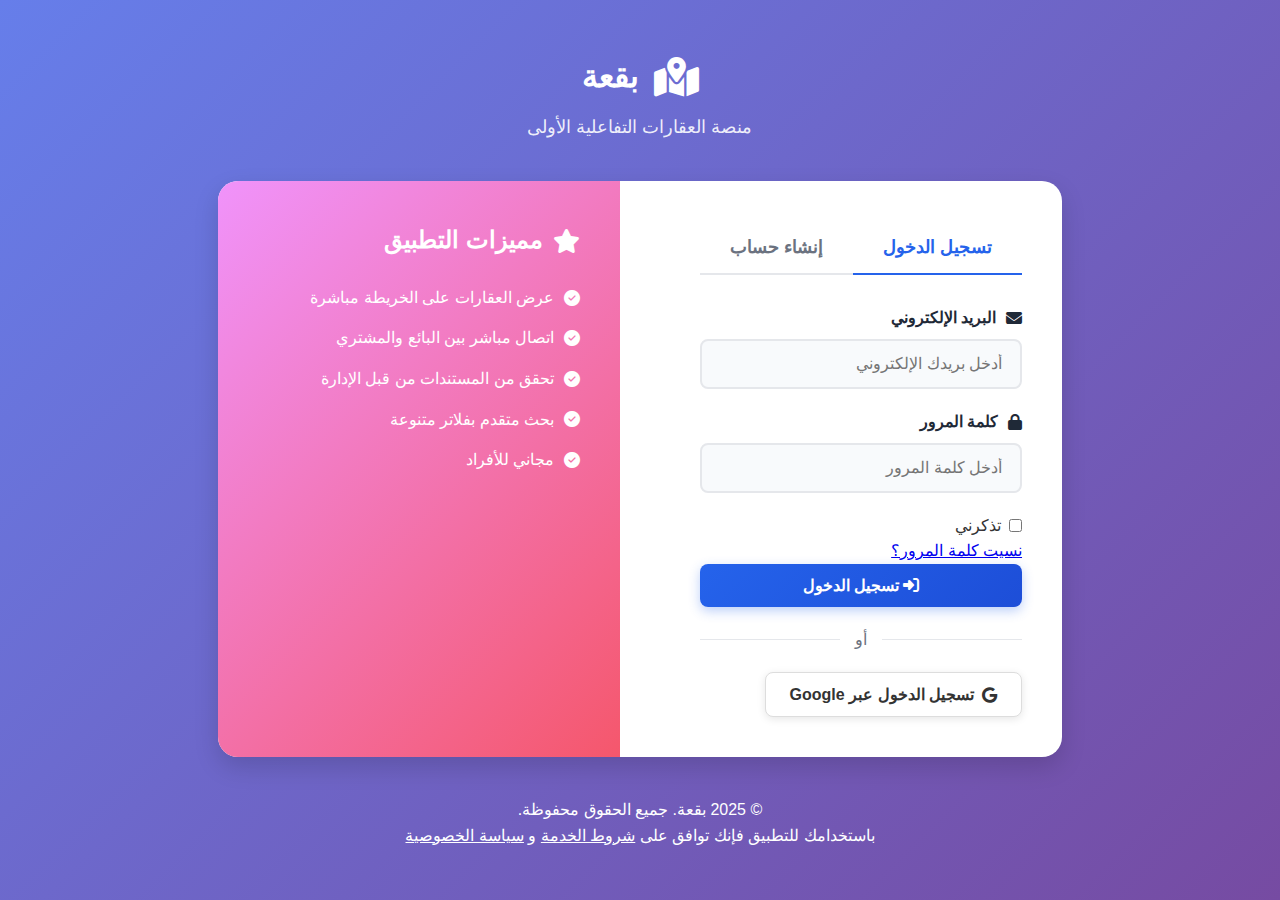
<file: index.html>
<!DOCTYPE html>
<html lang="ar" dir="rtl">
<head>
    <meta charset="UTF-8">
    <meta name="viewport" content="width=device-width, initial-scale=1.0">
    <title>بقعة - تسجيل الدخول</title>
    <link rel="stylesheet" href="css/style.css">
    <link rel="stylesheet" href="https://cdnjs.cloudflare.com/ajax/libs/font-awesome/6.4.0/css/all.min.css">
</head>
<body class="auth-page">
    <div class="container">
        <header class="app-header">
            <div class="logo">
                <i class="fas fa-map-marked-alt"></i>
                <h1>بقعة</h1>
            </div>
            <p class="tagline">منصة العقارات التفاعلية الأولى</p>
        </header>

        <main class="auth-container">
            <div class="auth-card">
                <div class="auth-tabs">
                    <button class="auth-tab active" id="login-tab">تسجيل الدخول</button>
                    <button class="auth-tab" id="register-tab">إنشاء حساب</button>
                </div>

                <div class="auth-forms">
                    <!-- نموذج تسجيل الدخول -->
                    <form id="login-form" class="auth-form active">
                        <div class="form-group">
                            <label for="login-email"><i class="fas fa-envelope"></i> البريد الإلكتروني</label>
                            <input type="email" id="login-email" placeholder="أدخل بريدك الإلكتروني" required>
                        </div>
                        
                        <div class="form-group">
                            <label for="login-password"><i class="fas fa-lock"></i> كلمة المرور</label>
                            <input type="password" id="login-password" placeholder="أدخل كلمة المرور" required>
                        </div>

                        <div class="form-options">
                            <label class="checkbox-label">
                                <input type="checkbox" id="remember-me">
                                <span>تذكرني</span>
                            </label>
                            <a href="#" class="forgot-password">نسيت كلمة المرور؟</a>
                        </div>

                        <button type="submit" class="btn btn-primary btn-block">
                            <i class="fas fa-sign-in-alt"></i> تسجيل الدخول
                        </button>

                        <div class="divider">
                            <span>أو</span>
                        </div>

                        <div class="social-login">
                            <button type="button" class="btn btn-social btn-google">
                                <i class="fab fa-google"></i> تسجيل الدخول عبر Google
                            </button>
                        </div>
                    </form>

                    <!-- نموذج إنشاء حساب -->
                    <form id="register-form" class="auth-form">
                        <div class="form-group">
                            <label for="register-name"><i class="fas fa-user"></i> الاسم الكامل</label>
                            <input type="text" id="register-name" placeholder="أدخل اسمك الكامل" required>
                        </div>

                        <div class="form-group">
                            <label for="register-email"><i class="fas fa-envelope"></i> البريد الإلكتروني</label>
                            <input type="email" id="register-email" placeholder="أدخل بريدك الإلكتروني" required>
                        </div>
                        
                        <div class="form-group">
                            <label for="register-phone"><i class="fas fa-phone"></i> رقم الهاتف</label>
                            <input type="tel" id="register-phone" placeholder="أدخل رقم هاتفك" required>
                        </div>

                        <div class="form-group">
                            <label for="register-password"><i class="fas fa-lock"></i> كلمة المرور</label>
                            <input type="password" id="register-password" placeholder="أنشئ كلمة مرور قوية" required>
                        </div>

                        <div class="form-group">
                            <label for="register-confirm-password"><i class="fas fa-lock"></i> تأكيد كلمة المرور</label>
                            <input type="password" id="register-confirm-password" placeholder="أعد إدخال كلمة المرور" required>
                        </div>

                        <div class="form-group">
                            <label class="checkbox-label">
                                <input type="checkbox" id="user-type">
                                <span>أنا مسوق عقاري (حساب احترافي)</span>
                            </label>
                        </div>

                        <button type="submit" class="btn btn-primary btn-block">
                            <i class="fas fa-user-plus"></i> إنشاء حساب
                        </button>
                    </form>
                </div>
            </div>

            <div class="app-features">
                <h2><i class="fas fa-star"></i> مميزات التطبيق</h2>
                <ul>
                    <li><i class="fas fa-check-circle"></i> عرض العقارات على الخريطة مباشرة</li>
                    <li><i class="fas fa-check-circle"></i> اتصال مباشر بين البائع والمشتري</li>
                    <li><i class="fas fa-check-circle"></i> تحقق من المستندات من قبل الإدارة</li>
                    <li><i class="fas fa-check-circle"></i> بحث متقدم بفلاتر متنوعة</li>
                    <li><i class="fas fa-check-circle"></i> مجاني للأفراد</li>
                </ul>
            </div>
        </main>

        <footer class="auth-footer">
            <p>© 2025 بقعة. جميع الحقوق محفوظة.</p>
            <p>باستخدامك للتطبيق فإنك توافق على <a href="#">شروط الخدمة</a> و <a href="#">سياسة الخصوصية</a></p>
        </footer>
    </div>

    <script src="js/app.js"></script>
</body>
</html>
</file>
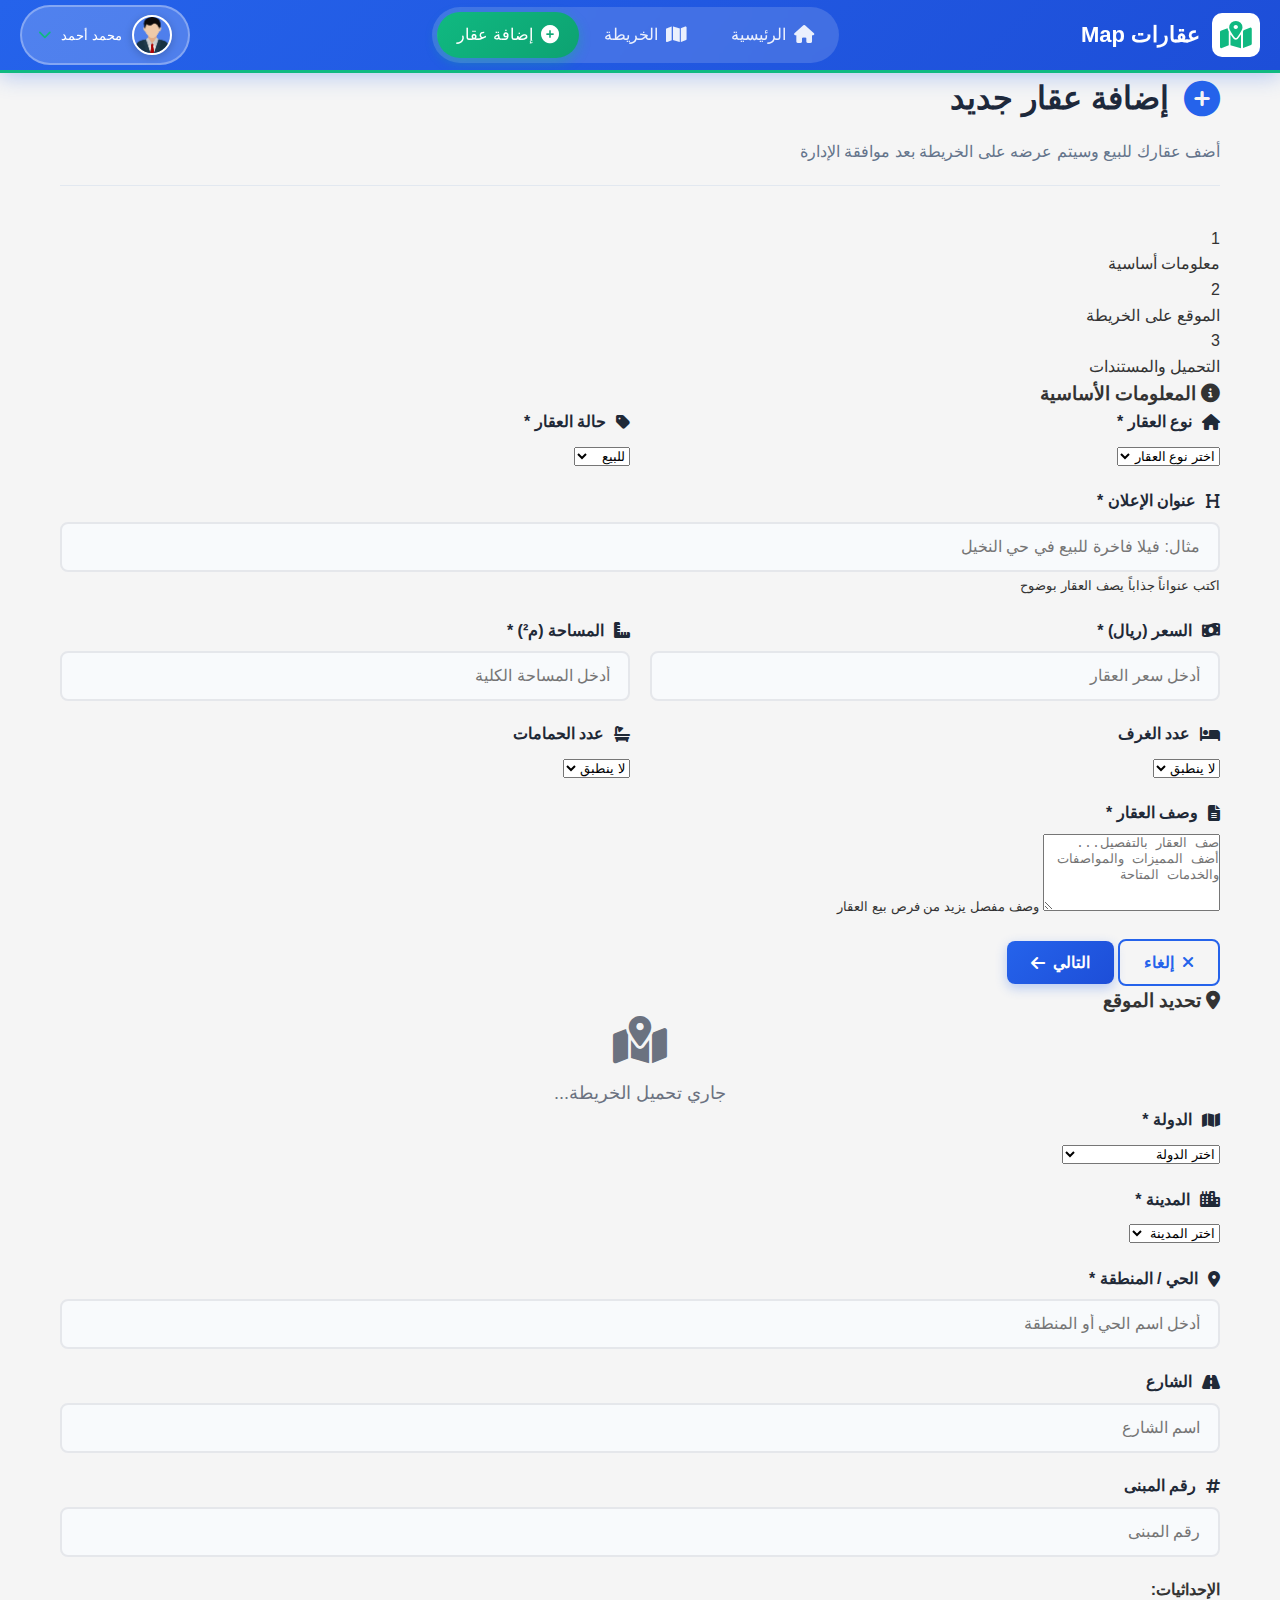
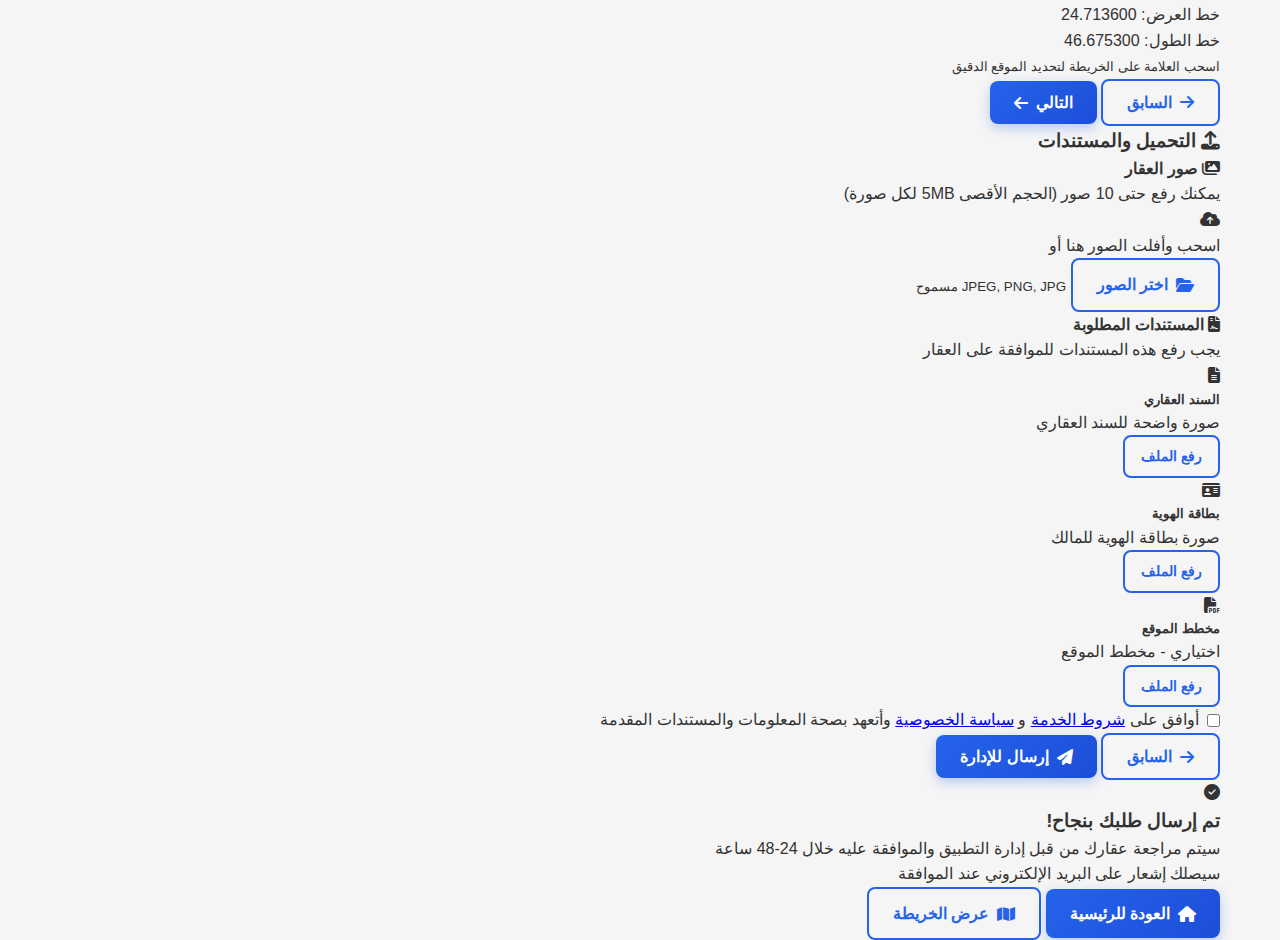
<file: add-property.html>
<!DOCTYPE html>
<html lang="ar" dir="rtl">
<head>
    <meta charset="UTF-8">
    <meta name="viewport" content="width=device-width, initial-scale=1.0">
    <title>عقارات Map - إضافة عقار</title>
    <link rel="stylesheet" href="css/style.css">
    <link rel="stylesheet" href="https://cdnjs.cloudflare.com/ajax/libs/font-awesome/6.4.0/css/all.min.css">
</head>
<body>
    <!-- شريط التنقل -->
    <nav class="navbar">
        <div class="nav-container">
            <div class="nav-logo">
                <a href="dashboard.html">
                    <i class="fas fa-map-marked-alt"></i>
                    <span>عقارات Map</span>
                </a>
            </div>

            <div class="nav-menu">
                <a href="dashboard.html" class="nav-link">
                    <i class="fas fa-home"></i>
                    <span>الرئيسية</span>
                </a>
                <a href="map.html" class="nav-link">
                    <i class="fas fa-map"></i>
                    <span>الخريطة</span>
                </a>
                <a href="add-property.html" class="nav-link active">
                    <i class="fas fa-plus-circle"></i>
                    <span>إضافة عقار</span>
                </a>
            </div>

            <div class="nav-user">
                <div class="user-dropdown">
                    <button class="user-btn">
                        <img src="assets/user-avatar.png" alt="صورة المستخدم" class="user-avatar">
                        <span>محمد أحمد</span>
                        <i class="fas fa-chevron-down"></i>
                    </button>
                    <div class="dropdown-menu">
                        <a href="#"><i class="fas fa-user"></i> الملف الشخصي</a>
                        <a href="dashboard.html"><i class="fas fa-cog"></i> الإعدادات</a>
                        <div class="divider"></div>
                        <a href="index.html"><i class="fas fa-sign-out-alt"></i> تسجيل الخروج</a>
                    </div>
                </div>
            </div>
        </div>
    </nav>

    <div class="add-property-container">
        <div class="container">
            <div class="page-header">
                <h1><i class="fas fa-plus-circle"></i> إضافة عقار جديد</h1>
                <p>أضف عقارك للبيع وسيتم عرضه على الخريطة بعد موافقة الإدارة</p>
            </div>

            <div class="add-property-stepper">
                <div class="stepper">
                    <div class="step active">
                        <div class="step-circle">1</div>
                        <span>معلومات أساسية</span>
                    </div>
                    <div class="step-line"></div>
                    <div class="step">
                        <div class="step-circle">2</div>
                        <span>الموقع على الخريطة</span>
                    </div>
                    <div class="step-line"></div>
                    <div class="step">
                        <div class="step-circle">3</div>
                        <span>التحميل والمستندات</span>
                    </div>
                </div>
            </div>

            <form id="add-property-form-full" class="property-form">
                <!-- الخطوة 1: المعلومات الأساسية -->
                <div class="form-step active" id="step-1">
                    <div class="form-section">
                        <h3><i class="fas fa-info-circle"></i> المعلومات الأساسية</h3>
                        
                        <div class="form-row">
                            <div class="form-group">
                                <label><i class="fas fa-home"></i> نوع العقار *</label>
                                <select id="property-type-full" required>
                                    <option value="">اختر نوع العقار</option>
                                    <option value="apartment">شقة</option>
                                    <option value="villa">فيلا</option>
                                    <option value="land">أرض</option>
                                    <option value="building">عمارة</option>
                                    <option value="office">مكتب</option>
                                    <option value="shop">محل تجاري</option>
                                </select>
                            </div>
                            
                            <div class="form-group">
                                <label><i class="fas fa-tag"></i> حالة العقار *</label>
                                <select id="property-status" required>
                                    <option value="for-sale">للبيع</option>
                                    <option value="for-rent">للإيجار</option>
                                </select>
                            </div>
                        </div>

                        <div class="form-group">
                            <label><i class="fas fa-heading"></i> عنوان الإعلان *</label>
                            <input type="text" id="property-title-full" placeholder="مثال: فيلا فاخرة للبيع في حي النخيل" required>
                            <small>اكتب عنواناً جذاباً يصف العقار بوضوح</small>
                        </div>

                        <div class="form-row">
                            <div class="form-group">
                                <label><i class="fas fa-money-bill-wave"></i> السعر (ريال) *</label>
                                <input type="number" id="property-price-full" placeholder="أدخل سعر العقار" required>
                            </div>
                            
                            <div class="form-group">
                                <label><i class="fas fa-ruler-combined"></i> المساحة (م²) *</label>
                                <input type="number" id="property-area-full" placeholder="أدخل المساحة الكلية" required>
                            </div>
                        </div>

                        <div class="form-row">
                            <div class="form-group">
                                <label><i class="fas fa-bed"></i> عدد الغرف</label>
                                <select id="property-rooms-full">
                                    <option value="0">لا ينطبق</option>
                                    <option value="1">1</option>
                                    <option value="2">2</option>
                                    <option value="3">3</option>
                                    <option value="4">4</option>
                                    <option value="5">5+</option>
                                </select>
                            </div>
                            
                            <div class="form-group">
                                <label><i class="fas fa-bath"></i> عدد الحمامات</label>
                                <select id="property-baths-full">
                                    <option value="0">لا ينطبق</option>
                                    <option value="1">1</option>
                                    <option value="2">2</option>
                                    <option value="3">3</option>
                                    <option value="4">4+</option>
                                </select>
                            </div>
                        </div>

                        <div class="form-group">
                            <label><i class="fas fa-file-alt"></i> وصف العقار *</label>
                            <textarea id="property-description-full" rows="5" placeholder="صف العقار بالتفصيل... أضف المميزات والمواصفات والخدمات المتاحة" required></textarea>
                            <small>وصف مفصل يزيد من فرص بيع العقار</small>
                        </div>
                    </div>

                    <div class="form-actions">
                        <button type="button" class="btn btn-outline" onclick="window.location.href='dashboard.html'">
                            <i class="fas fa-times"></i> إلغاء
                        </button>
                        <button type="button" class="btn btn-primary" onclick="nextStep()">
                            التالي <i class="fas fa-arrow-left"></i>
                        </button>
                    </div>
                </div>

                <!-- الخطوة 2: الموقع -->
                <div class="form-step" id="step-2">
                    <div class="form-section">
                        <h3><i class="fas fa-map-marker-alt"></i> تحديد الموقع</h3>
                        
                        <div class="location-selector">
                            <div class="map-mini" id="mini-map">
                                <div class="map-placeholder">
                                    <i class="fas fa-map-marked-alt"></i>
                                    <p>جاري تحميل الخريطة...</p>
                                </div>
                            </div>
                            
                            <div class="location-details">
                                <div class="form-group">
                                    <label><i class="fas fa-map"></i> الدولة *</label>
                                    <select id="property-country" required>
                                        <option value="">اختر الدولة</option>
                                        <option value="sa">المملكة العربية السعودية</option>
                                        <option value="ae">الإمارات العربية المتحدة</option>
                                        <option value="qa">قطر</option>
                                        <option value="bh">البحرين</option>
                                        <option value="om">عمان</option>
                                        <option value="kw">الكويت</option>
                                    </select>
                                </div>
                                
                                <div class="form-group">
                                    <label><i class="fas fa-city"></i> المدينة *</label>
                                    <select id="property-city" required>
                                        <option value="">اختر المدينة</option>
                                        <option value="riyadh">الرياض</option>
                                        <option value="jeddah">جدة</option>
                                        <option value="dammam">الدمام</option>
                                        <option value="khobar">الخبر</option>
                                        <option value="makkah">مكة المكرمة</option>
                                    </select>
                                </div>
                                
                                <div class="form-group">
                                    <label><i class="fas fa-location-dot"></i> الحي / المنطقة *</label>
                                    <input type="text" id="property-district" placeholder="أدخل اسم الحي أو المنطقة" required>
                                </div>
                                
                                <div class="form-group">
                                    <label><i class="fas fa-road"></i> الشارع</label>
                                    <input type="text" id="property-street" placeholder="اسم الشارع">
                                </div>
                                
                                <div class="form-group">
                                    <label><i class="fas fa-hashtag"></i> رقم المبنى</label>
                                    <input type="text" id="property-building" placeholder="رقم المبنى">
                                </div>
                                
                                <div class="coordinates">
                                    <p><strong>الإحداثيات:</strong></p>
                                    <p>خط العرض: <span id="property-lat-full">24.713600</span></p>
                                    <p>خط الطول: <span id="property-lng-full">46.675300</span></p>
                                    <small>اسحب العلامة على الخريطة لتحديد الموقع الدقيق</small>
                                </div>
                            </div>
                        </div>
                    </div>

                    <div class="form-actions">
                        <button type="button" class="btn btn-outline" onclick="prevStep()">
                            <i class="fas fa-arrow-right"></i> السابق
                        </button>
                        <button type="button" class="btn btn-primary" onclick="nextStep()">
                            التالي <i class="fas fa-arrow-left"></i>
                        </button>
                    </div>
                </div>

                <!-- الخطوة 3: التحميل والمستندات -->
                <div class="form-step" id="step-3">
                    <div class="form-section">
                        <h3><i class="fas fa-upload"></i> التحميل والمستندات</h3>
                        
                        <div class="upload-section">
                            <div class="upload-card">
                                <h4><i class="fas fa-images"></i> صور العقار</h4>
                                <p class="upload-info">يمكنك رفع حتى 10 صور (الحجم الأقصى 5MB لكل صورة)</p>
                                
                                <div class="image-upload-area" id="image-upload-area">
                                    <div class="upload-zone">
                                        <i class="fas fa-cloud-upload-alt"></i>
                                        <p>اسحب وأفلت الصور هنا أو</p>
                                        <label class="btn btn-outline">
                                            <i class="fas fa-folder-open"></i> اختر الصور
                                            <input type="file" id="property-images-full" multiple accept="image/*" style="display: none;">
                                        </label>
                                        <small>JPEG, PNG, JPG مسموح</small>
                                    </div>
                                </div>
                                
                                <div class="image-preview-grid" id="image-preview-full"></div>
                            </div>
                            
                            <div class="upload-card">
                                <h4><i class="fas fa-file-contract"></i> المستندات المطلوبة</h4>
                                <p class="upload-info">يجب رفع هذه المستندات للموافقة على العقار</p>
                                
                                <div class="documents-list">
                                    <div class="document-item required">
                                        <div class="doc-info">
                                            <i class="fas fa-file-alt"></i>
                                            <div>
                                                <h5>السند العقاري</h5>
                                                <p>صورة واضحة للسند العقاري</p>
                                            </div>
                                        </div>
                                        <label class="btn btn-sm btn-outline">
                                            رفع الملف
                                            <input type="file" accept=".pdf,.jpg,.jpeg,.png" style="display: none;">
                                        </label>
                                    </div>
                                    
                                    <div class="document-item required">
                                        <div class="doc-info">
                                            <i class="fas fa-id-card"></i>
                                            <div>
                                                <h5>بطاقة الهوية</h5>
                                                <p>صورة بطاقة الهوية للمالك</p>
                                            </div>
                                        </div>
                                        <label class="btn btn-sm btn-outline">
                                            رفع الملف
                                            <input type="file" accept=".jpg,.jpeg,.png" style="display: none;">
                                        </label>
                                    </div>
                                    
                                    <div class="document-item">
                                        <div class="doc-info">
                                            <i class="fas fa-file-pdf"></i>
                                            <div>
                                                <h5>مخطط الموقع</h5>
                                                <p>اختياري - مخطط الموقع</p>
                                            </div>
                                        </div>
                                        <label class="btn btn-sm btn-outline">
                                            رفع الملف
                                            <input type="file" accept=".pdf" style="display: none;">
                                        </label>
                                    </div>
                                </div>
                            </div>
                        </div>
                        
                        <div class="terms-section">
                            <label class="checkbox-label">
                                <input type="checkbox" id="agree-terms" required>
                                <span>أوافق على <a href="#">شروط الخدمة</a> و <a href="#">سياسة الخصوصية</a> وأتعهد بصحة المعلومات والمستندات المقدمة</span>
                            </label>
                        </div>
                    </div>

                    <div class="form-actions">
                        <button type="button" class="btn btn-outline" onclick="prevStep()">
                            <i class="fas fa-arrow-right"></i> السابق
                        </button>
                        <button type="submit" class="btn btn-primary">
                            <i class="fas fa-paper-plane"></i> إرسال للإدارة
                        </button>
                    </div>
                </div>

                <!-- رسالة النجاح -->
                <div class="success-message" id="success-message">
                    <div class="success-icon">
                        <i class="fas fa-check-circle"></i>
                    </div>
                    <h3>تم إرسال طلبك بنجاح!</h3>
                    <p>سيتم مراجعة عقارك من قبل إدارة التطبيق والموافقة عليه خلال 24-48 ساعة</p>
                    <p>سيصلك إشعار على البريد الإلكتروني عند الموافقة</p>
                    <div class="success-actions">
                        <a href="dashboard.html" class="btn btn-primary">
                            <i class="fas fa-home"></i> العودة للرئيسية
                        </a>
                        <a href="map.html" class="btn btn-outline">
                            <i class="fas fa-map"></i> عرض الخريطة
                        </a>
                    </div>
                </div>
            </form>
        </div>
    </div>

    <script src="js/app.js"></script>
    <script src="js/add-property.js"></script>
</body>
</html>
</file>
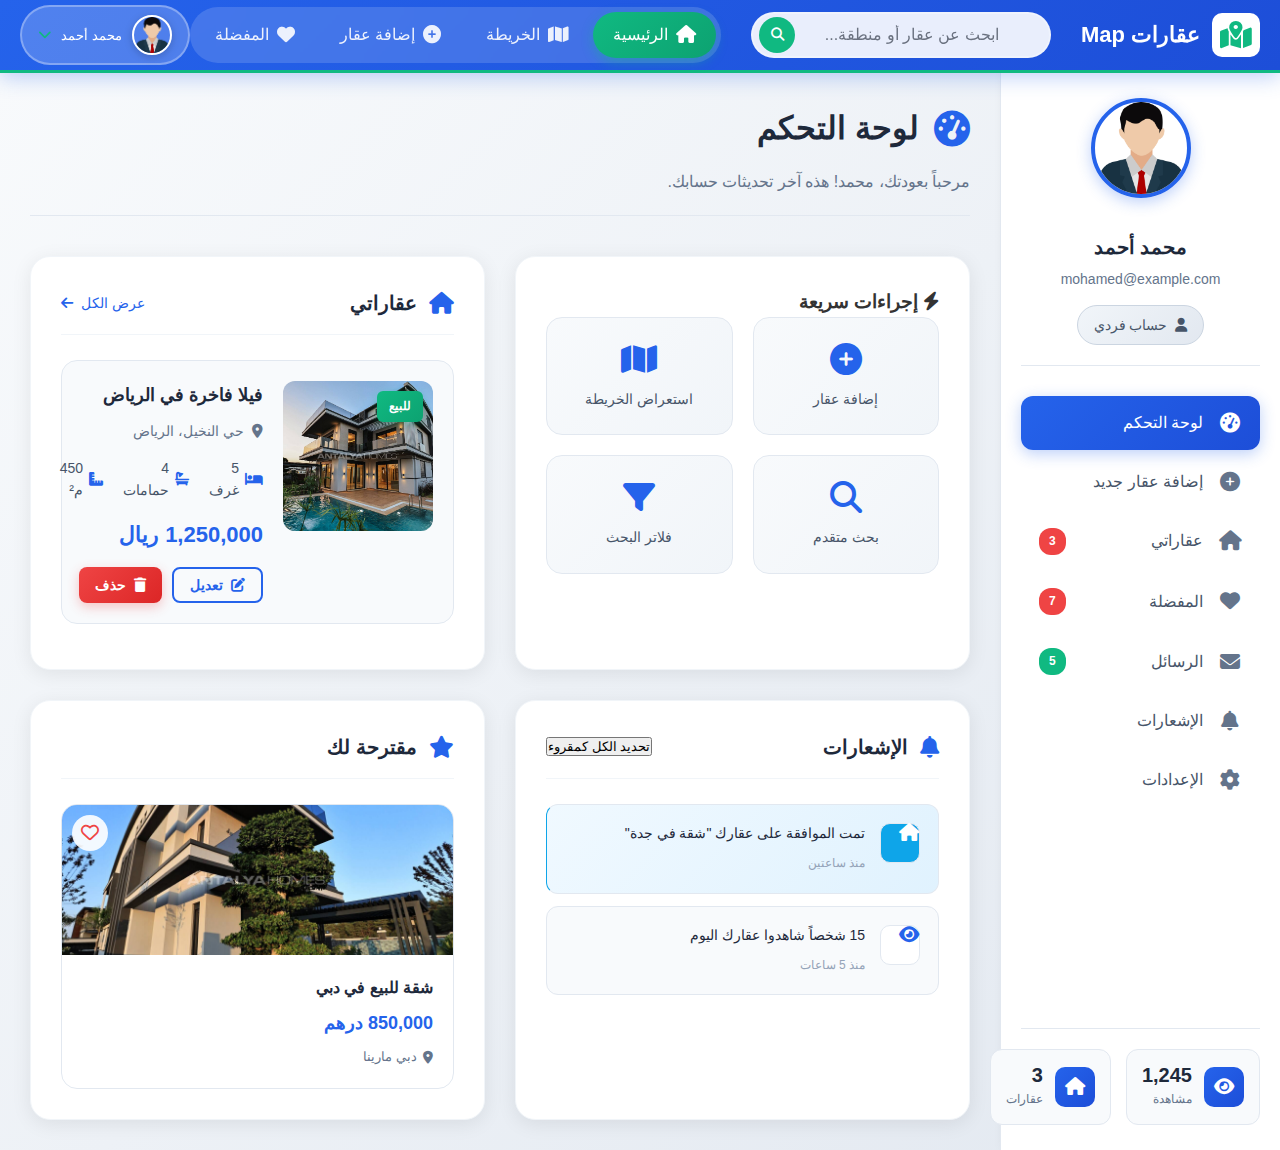
<file: dashboard.html>
<!DOCTYPE html>
<html lang="ar" dir="rtl">
<head>
    <meta charset="UTF-8">
    <meta name="viewport" content="width=device-width, initial-scale=1.0">
    <title>بقعة - لوحة التحكم</title>
    <link rel="stylesheet" href="css/style.css">
    <link rel="stylesheet" href="https://cdnjs.cloudflare.com/ajax/libs/font-awesome/6.4.0/css/all.min.css">
</head>
<body>
    <!-- شريط التنقل -->
    <nav class="navbar">
        <div class="nav-container">
            <div class="nav-logo">
                <a href="dashboard.html">
                    <i class="fas fa-map-marked-alt"></i>
                    <span>عقارات Map</span>
                </a>
            </div>

            <div class="nav-search">
                <input type="text" placeholder="ابحث عن عقار أو منطقة...">
                <button class="search-btn"><i class="fas fa-search"></i></button>
            </div>

            <div class="nav-menu">
                <a href="dashboard.html" class="nav-link active">
                    <i class="fas fa-home"></i>
                    <span>الرئيسية</span>
                </a>
                <a href="map.html" class="nav-link">
                    <i class="fas fa-map"></i>
                    <span>الخريطة</span>
                </a>
                <a href="add-property.html" class="nav-link">
                    <i class="fas fa-plus-circle"></i>
                    <span>إضافة عقار</span>
                </a>
                <a href="#" class="nav-link">
                    <i class="fas fa-heart"></i>
                    <span>المفضلة</span>
                </a>
            </div>

            <div class="nav-user">
                <div class="user-dropdown">
                    <button class="user-btn">
                        <img src="assets/user-avatar.png" alt="صورة المستخدم" class="user-avatar">
                        <span>محمد أحمد</span>
                        <i class="fas fa-chevron-down"></i>
                    </button>
                    <div class="dropdown-menu">
                        <a href="#"><i class="fas fa-user"></i> الملف الشخصي</a>
                        <a href="#"><i class="fas fa-cog"></i> الإعدادات</a>
                        <a href="#"><i class="fas fa-question-circle"></i> المساعدة</a>
                        <div class="divider"></div>
                        <a href="index.html"><i class="fas fa-sign-out-alt"></i> تسجيل الخروج</a>
                    </div>
                </div>
            </div>
        </div>
    </nav>

    <div class="dashboard-container">
        <!-- الشريط الجانبي -->
        <aside class="sidebar">
            <div class="user-info">
                <img src="assets/user-avatar.png" alt="صورة المستخدم" class="user-avatar-large">
                <h3>محمد أحمد</h3>
                <p class="user-email">mohamed@example.com</p>
                <div class="user-badge">
                    <i class="fas fa-user"></i> حساب فردي
                </div>
            </div>

            <nav class="sidebar-nav">
                <a href="dashboard.html" class="sidebar-link active">
                    <i class="fas fa-tachometer-alt"></i>
                    <span>لوحة التحكم</span>
                </a>
                <a href="add-property.html" class="sidebar-link">
                    <i class="fas fa-plus-circle"></i>
                    <span>إضافة عقار جديد</span>
                </a>
                <a href="#" class="sidebar-link">
                    <i class="fas fa-home"></i>
                    <span>عقاراتي</span>
                    <span class="badge">3</span>
                </a>
                <a href="#" class="sidebar-link">
                    <i class="fas fa-heart"></i>
                    <span>المفضلة</span>
                    <span class="badge">7</span>
                </a>
                <a href="#" class="sidebar-link">
                    <i class="fas fa-envelope"></i>
                    <span>الرسائل</span>
                    <span class="badge new">5</span>
                </a>
                <a href="#" class="sidebar-link">
                    <i class="fas fa-bell"></i>
                    <span>الإشعارات</span>
                </a>
                <a href="#" class="sidebar-link">
                    <i class="fas fa-cog"></i>
                    <span>الإعدادات</span>
                </a>
            </nav>

            <div class="sidebar-footer">
                <div class="stats">
                    <div class="stat-item">
                        <i class="fas fa-eye"></i>
                        <div>
                            <span class="stat-value">1,245</span>
                            <span class="stat-label">مشاهدة</span>
                        </div>
                    </div>
                    <div class="stat-item">
                        <i class="fas fa-home"></i>
                        <div>
                            <span class="stat-value">3</span>
                            <span class="stat-label">عقارات</span>
                        </div>
                    </div>
                </div>
            </div>
        </aside>

        <!-- المحتوى الرئيسي -->
        <main class="dashboard-content">
            <div class="page-header">
                <h1><i class="fas fa-tachometer-alt"></i> لوحة التحكم</h1>
                <p>مرحباً بعودتك، محمد! هذه آخر تحديثات حسابك.</p>
            </div>

            <div class="dashboard-grid">
                <!-- بطاقة سريعة -->
                <div class="card quick-actions">
                    <h3><i class="fas fa-bolt"></i> إجراءات سريعة</h3>
                    <div class="actions-grid">
                        <a href="add-property.html" class="action-btn">
                            <i class="fas fa-plus-circle"></i>
                            <span>إضافة عقار</span>
                        </a>
                        <a href="map.html" class="action-btn">
                            <i class="fas fa-map"></i>
                            <span>استعراض الخريطة</span>
                        </a>
                        <a href="#" class="action-btn">
                            <i class="fas fa-search"></i>
                            <span>بحث متقدم</span>
                        </a>
                        <a href="#" class="action-btn">
                            <i class="fas fa-filter"></i>
                            <span>فلاتر البحث</span>
                        </a>
                    </div>
                </div>

                <!-- عقاراتي -->
                <div class="card my-properties">
                    <div class="card-header">
                        <h3><i class="fas fa-home"></i> عقاراتي</h3>
                        <a href="#" class="view-all">عرض الكل <i class="fas fa-arrow-left"></i></a>
                    </div>
                    <div class="properties-list">
                        <div class="property-item">
                            <div class="property-image">
                                <img src="assets/property1.jpg" alt="عقار">
                                <span class="property-status for-sale">للبيع</span>
                            </div>
                            <div class="property-info">
                                <h4>فيلا فاخرة في الرياض</h4>
                                <p class="property-location">
                                    <i class="fas fa-map-marker-alt"></i> حي النخيل، الرياض
                                </p>
                                <div class="property-details">
                                    <span><i class="fas fa-bed"></i> 5 غرف</span>
                                    <span><i class="fas fa-bath"></i> 4 حمامات</span>
                                    <span><i class="fas fa-ruler-combined"></i> 450 م²</span>
                                </div>
                                <div class="property-price">1,250,000 ريال</div>
                                <div class="property-actions">
                                    <button class="btn btn-sm btn-outline"><i class="fas fa-edit"></i> تعديل</button>
                                    <button class="btn btn-sm btn-danger"><i class="fas fa-trash"></i> حذف</button>
                                </div>
                            </div>
                        </div>
                    </div>
                </div>

                <!-- الإشعارات -->
                <div class="card notifications">
                    <div class="card-header">
                        <h3><i class="fas fa-bell"></i> الإشعارات</h3>
                        <button class="mark-read">تحديد الكل كمقروء</button>
                    </div>
                    <div class="notifications-list">
                        <div class="notification-item new">
                            <i class="fas fa-home notification-icon"></i>
                            <div class="notification-content">
                                <p>تمت الموافقة على عقارك "شقة في جدة"</p>
                                <span class="notification-time">منذ ساعتين</span>
                            </div>
                        </div>
                        <div class="notification-item">
                            <i class="fas fa-eye notification-icon"></i>
                            <div class="notification-content">
                                <p>15 شخصاً شاهدوا عقارك اليوم</p>
                                <span class="notification-time">منذ 5 ساعات</span>
                            </div>
                        </div>
                    </div>
                </div>

                <!-- العقارات المقترحة -->
                <div class="card suggested-properties">
                    <div class="card-header">
                        <h3><i class="fas fa-star"></i> مقترحة لك</h3>
                    </div>
                    <div class="suggestions-grid">
                        <div class="suggestion-item">
                            <div class="suggestion-image">
                                <img src="assets/property2.jpg" alt="عقار">
                                <button class="favorite-btn"><i class="far fa-heart"></i></button>
                            </div>
                            <div class="suggestion-info">
                                <h4>شقة للبيع في دبي</h4>
                                <p class="suggestion-price">850,000 درهم</p>
                                <p class="suggestion-location">
                                    <i class="fas fa-map-marker-alt"></i> دبي مارينا
                                </p>
                            </div>
                        </div>
                    </div>
                </div>
            </div>
        </main>
    </div>

    <script src="js/app.js"></script>
</body>
</html>
</file>
<file: css/style.css>
/* الأساسيات */
* {
    margin: 0;
    padding: 0;
    box-sizing: border-box;
}

:root {
    --primary-color: #2563eb;
    --primary-dark: #1d4ed8;
    --secondary-color: #10b981;
    --danger-color: #ef4444;
    --warning-color: #f59e0b;
    --dark-color: #1f2937;
    --light-color: #f9fafb;
    --gray-color: #6b7280;
    --gray-light: #e5e7eb;
    --border-radius: 8px;
    --shadow: 0 2px 10px rgba(0, 0, 0, 0.1);
    --shadow-lg: 0 10px 25px rgba(0, 0, 0, 0.15);
}

html {
    scroll-behavior: smooth;
}

body {
    font-family: 'Segoe UI', Tahoma, Geneva, Verdana, sans-serif;
    background-color: #f5f5f5;
    color: #333;
    line-height: 1.6;
    direction: rtl;
}

.container {
    max-width: 1200px;
    margin: 0 auto;
    padding: 0 20px;
}

/* الأزرار */
.btn {
    display: inline-flex;
    align-items: center;
    justify-content: center;
    gap: 8px;
    padding: 12px 24px;
    border: none;
    border-radius: var(--border-radius);
    font-size: 16px;
    font-weight: 600;
    cursor: pointer;
    transition: all 0.3s ease;
    text-decoration: none;
}

.btn-primary {
    background: linear-gradient(135deg, #2563eb, #1d4ed8);
    color: white;
    box-shadow: 0 4px 12px rgba(37, 99, 235, 0.3);
}

.btn-primary:hover {
    background: linear-gradient(135deg, #1d4ed8, #1e40af);
    transform: translateY(-2px);
    box-shadow: 0 6px 16px rgba(37, 99, 235, 0.4);
}

.btn-outline {
    background-color: transparent;
    color: var(--primary-color);
    border: 2px solid var(--primary-color);
}

.btn-outline:hover {
    background-color: var(--primary-color);
    color: white;
}

.btn-danger {
    background: linear-gradient(135deg, #ef4444, #dc2626);
    color: white;
    box-shadow: 0 4px 12px rgba(239, 68, 68, 0.3);
}

.btn-danger:hover {
    background: linear-gradient(135deg, #dc2626, #b91c1c);
    transform: translateY(-2px);
}

.btn-sm {
    padding: 8px 16px;
    font-size: 14px;
}

.btn-block {
    display: block;
    width: 100%;
}

.btn-social {
    background-color: white;
    color: #333;
    border: 1px solid #ddd;
    box-shadow: 0 2px 8px rgba(0, 0, 0, 0.1);
}

.btn-social:hover {
    background-color: #f9f9f9;
    transform: translateY(-2px);
    box-shadow: 0 4px 12px rgba(0, 0, 0, 0.15);
}

/* صفحة التسجيل */
.auth-page {
    min-height: 100vh;
    display: flex;
    align-items: center;
    justify-content: center;
    background: linear-gradient(135deg, #667eea 0%, #764ba2 100%);
    padding: 20px;
}

.app-header {
    text-align: center;
    margin-bottom: 40px;
}

.logo {
    display: flex;
    align-items: center;
    justify-content: center;
    gap: 15px;
    color: white;
    margin-bottom: 10px;
}

.logo i {
    font-size: 40px;
}

.logo h1 {
    font-size: 32px;
    font-weight: 700;
}

.tagline {
    color: rgba(255, 255, 255, 0.9);
    font-size: 18px;
}

.auth-container {
    display: grid;
    grid-template-columns: 1fr 1fr;
    gap: 40px;
    background: white;
    border-radius: 20px;
    overflow: hidden;
    box-shadow: var(--shadow-lg);
}

.auth-card {
    padding: 40px;
}

.auth-tabs {
    display: flex;
    margin-bottom: 30px;
    border-bottom: 2px solid var(--gray-light);
}

.auth-tab {
    padding: 15px 30px;
    background: none;
    border: none;
    font-size: 18px;
    font-weight: 600;
    color: var(--gray-color);
    cursor: pointer;
    position: relative;
    transition: color 0.3s;
}

.auth-tab.active {
    color: var(--primary-color);
}

.auth-tab.active::after {
    content: '';
    position: absolute;
    bottom: -2px;
    right: 0;
    width: 100%;
    height: 2px;
    background-color: var(--primary-color);
}

.auth-form {
    display: none;
}

.auth-form.active {
    display: block;
}

.form-group {
    margin-bottom: 20px;
}

.form-group label {
    display: flex;
    align-items: center;
    gap: 10px;
    margin-bottom: 8px;
    font-weight: 600;
    color: var(--dark-color);
}

.form-group input {
    width: 100%;
    padding: 14px 18px;
    border: 2px solid var(--gray-light);
    border-radius: var(--border-radius);
    font-size: 16px;
    transition: all 0.3s;
    background: #f8fafc;
}

.form-group input:focus {
    outline: none;
    border-color: var(--primary-color);
    background: white;
    box-shadow: 0 0 0 3px rgba(37, 99, 235, 0.1);
}

.checkbox-label {
    display: flex;
    align-items: center;
    gap: 8px;
    cursor: pointer;
    font-weight: normal;
}

.divider {
    display: flex;
    align-items: center;
    margin: 20px 0;
    color: var(--gray-color);
}

.divider::before,
.divider::after {
    content: '';
    flex: 1;
    height: 1px;
    background-color: var(--gray-light);
}

.divider span {
    padding: 0 15px;
}

.app-features {
    padding: 40px;
    background: linear-gradient(135deg, #f093fb 0%, #f5576c 100%);
    color: white;
}

.app-features h2 {
    margin-bottom: 25px;
    display: flex;
    align-items: center;
    gap: 10px;
}

.app-features ul {
    list-style: none;
}

.app-features li {
    margin-bottom: 15px;
    display: flex;
    align-items: center;
    gap: 10px;
}

.auth-footer {
    text-align: center;
    margin-top: 40px;
    color: white;
}

.auth-footer a {
    color: white;
    text-decoration: underline;
}

/* ========================= */
/* شريط التنقل المعدل */
/* ========================= */
.navbar {
    background: linear-gradient(135deg, #2563eb 0%, #1d4ed8 100%);
    box-shadow: 0 4px 20px rgba(37, 99, 235, 0.3);
    position: sticky;
    top: 0;
    z-index: 1000;
    border-bottom: 3px solid #10b981;
}

.nav-container {
    max-width: 1400px;
    margin: 0 auto;
    padding: 0 20px;
    display: flex;
    align-items: center;
    justify-content: space-between;
    height: 70px;
}

.nav-logo a {
    display: flex;
    align-items: center;
    gap: 12px;
    text-decoration: none;
    color: white;
    font-size: 22px;
    font-weight: 700;
    transition: all 0.3s;
}

.nav-logo a:hover {
    transform: scale(1.05);
}

.nav-logo i {
    font-size: 28px;
    color: #10b981;
    background: white;
    padding: 8px;
    border-radius: 10px;
}

.nav-search {
    flex: 1;
    max-width: 500px;
    margin: 0 30px;
    position: relative;
}

.nav-search input {
    width: 100%;
    padding: 12px 50px 12px 20px;
    border: 2px solid rgba(255, 255, 255, 0.3);
    border-radius: 50px;
    font-size: 16px;
    background: rgba(255, 255, 255, 0.9);
    color: #1f2937;
    transition: all 0.3s;
}

.nav-search input:focus {
    outline: none;
    border-color: #10b981;
    background: white;
    box-shadow: 0 0 0 3px rgba(16, 185, 129, 0.3);
}

.nav-search input::placeholder {
    color: #6b7280;
}

.search-btn {
    position: absolute;
    left: 8px;
    top: 50%;
    transform: translateY(-50%);
    background: #10b981;
    border: none;
    color: white;
    width: 36px;
    height: 36px;
    border-radius: 50%;
    cursor: pointer;
    display: flex;
    align-items: center;
    justify-content: center;
    transition: all 0.3s;
}

.search-btn:hover {
    background: #0da271;
    transform: translateY(-50%) scale(1.1);
}

.nav-menu {
    display: flex;
    gap: 5px;
    background: rgba(255, 255, 255, 0.15);
    padding: 5px;
    border-radius: 50px;
    backdrop-filter: blur(10px);
}

.nav-link {
    display: flex;
    align-items: center;
    gap: 8px;
    padding: 10px 20px;
    text-decoration: none;
    color: rgba(255, 255, 255, 0.9);
    border-radius: 50px;
    transition: all 0.3s;
    font-weight: 500;
    position: relative;
    overflow: hidden;
}

.nav-link::before {
    content: '';
    position: absolute;
    top: 0;
    right: 0;
    width: 100%;
    height: 100%;
    background: linear-gradient(135deg, rgba(255, 255, 255, 0.2), rgba(255, 255, 255, 0.1));
    border-radius: 50px;
    transform: translateX(-100%);
    transition: transform 0.3s;
}

.nav-link:hover {
    color: white;
    background: rgba(255, 255, 255, 0.25);
    transform: translateY(-2px);
}

.nav-link:hover::before {
    transform: translateX(0);
}

.nav-link.active {
    color: white;
    background: linear-gradient(135deg, #10b981 0%, #0da271 100%);
    box-shadow: 0 4px 12px rgba(16, 185, 129, 0.4);
}

.nav-link.active i {
    color: white;
}

.nav-link i {
    font-size: 18px;
    transition: all 0.3s;
}

.nav-link:hover i {
    transform: scale(1.1);
}

.nav-user .user-btn {
    display: flex;
    align-items: center;
    gap: 10px;
    padding: 8px 16px;
    background: rgba(255, 255, 255, 0.2);
    border: 2px solid rgba(255, 255, 255, 0.3);
    border-radius: 50px;
    cursor: pointer;
    transition: all 0.3s;
    color: white;
    font-weight: 500;
}

.nav-user .user-btn:hover {
    background: rgba(255, 255, 255, 0.3);
    border-color: rgba(255, 255, 255, 0.5);
    transform: translateY(-2px);
}

.user-avatar {
    width: 40px;
    height: 40px;
    border-radius: 50%;
    object-fit: cover;
    border: 2px solid white;
    box-shadow: 0 2px 8px rgba(0, 0, 0, 0.2);
}

.nav-user .user-btn i {
    color: #10b981;
    transition: all 0.3s;
}

.nav-user .user-btn:hover i {
    transform: rotate(180deg);
}

.user-dropdown {
    position: relative;
}

.dropdown-menu {
    position: absolute;
    top: calc(100% + 10px);
    left: 0;
    background: white;
    min-width: 220px;
    box-shadow: 0 10px 30px rgba(0, 0, 0, 0.15);
    border-radius: 15px;
    padding: 10px 0;
    display: none;
    border: 1px solid #e5e7eb;
    z-index: 1001;
}

.dropdown-menu::before {
    content: '';
    position: absolute;
    top: -8px;
    left: 20px;
    width: 16px;
    height: 16px;
    background: white;
    transform: rotate(45deg);
    border-left: 1px solid #e5e7eb;
    border-top: 1px solid #e5e7eb;
}

.user-dropdown:hover .dropdown-menu {
    display: block;
    animation: dropdownSlide 0.3s ease-out;
}

@keyframes dropdownSlide {
    from {
        opacity: 0;
        transform: translateY(-10px);
    }
    to {
        opacity: 1;
        transform: translateY(0);
    }
}

.dropdown-menu a {
    display: flex;
    align-items: center;
    gap: 12px;
    padding: 12px 20px;
    text-decoration: none;
    color: #1f2937;
    transition: all 0.3s;
    font-size: 14px;
    border-left: 3px solid transparent;
}

.dropdown-menu a:hover {
    background: #f3f4f6;
    color: #2563eb;
    border-left-color: #2563eb;
    padding-right: 25px;
}

.dropdown-menu a i {
    color: #6b7280;
    width: 20px;
    text-align: center;
}

.dropdown-menu a:hover i {
    color: #2563eb;
}

.dropdown-menu .divider {
    height: 1px;
    background: #e5e7eb;
    margin: 10px 0;
}

/* ========================= */
/* تحسينات الصفحة الرئيسية */
/* ========================= */
.dashboard-container {
    display: flex;
    min-height: calc(100vh - 70px);
    background: linear-gradient(135deg, #f8fafc 0%, #e2e8f0 100%);
}

.sidebar {
    width: 280px;
    background: white;
    border-left: 1px solid #e2e8f0;
    padding: 25px 20px;
    display: flex;
    flex-direction: column;
    box-shadow: 2px 0 10px rgba(0, 0, 0, 0.05);
    transition: all 0.3s ease;
}

.user-info {
    text-align: center;
    margin-bottom: 30px;
    padding-bottom: 20px;
    border-bottom: 1px solid #e2e8f0;
}

.user-avatar-large {
    width: 100px;
    height: 100px;
    border-radius: 50%;
    object-fit: cover;
    margin-bottom: 15px;
    border: 4px solid #2563eb;
    box-shadow: 0 4px 15px rgba(37, 99, 235, 0.3);
}

.user-info h3 {
    margin: 10px 0 5px 0;
    color: #1e293b;
    font-size: 20px;
}

.user-email {
    color: #64748b;
    font-size: 14px;
    margin-bottom: 15px;
}

.user-badge {
    display: inline-flex;
    align-items: center;
    gap: 8px;
    padding: 8px 16px;
    background: linear-gradient(135deg, #f1f5f9, #e2e8f0);
    border-radius: 20px;
    color: #475569;
    font-weight: 500;
    font-size: 14px;
    border: 1px solid #cbd5e1;
}

.sidebar-nav {
    flex: 1;
    display: flex;
    flex-direction: column;
    gap: 5px;
}

.sidebar-link {
    display: flex;
    align-items: center;
    gap: 15px;
    padding: 14px 18px;
    text-decoration: none;
    color: #475569;
    border-radius: 12px;
    transition: all 0.3s;
    font-weight: 500;
    position: relative;
    overflow: hidden;
}

.sidebar-link::before {
    content: '';
    position: absolute;
    top: 0;
    right: 0;
    width: 100%;
    height: 100%;
    background: linear-gradient(135deg, rgba(37, 99, 235, 0.1), rgba(37, 99, 235, 0.05));
    border-radius: 12px;
    transform: translateX(100%);
    transition: transform 0.3s;
}

.sidebar-link:hover {
    color: #2563eb;
    background: #f8fafc;
}

.sidebar-link:hover::before {
    transform: translateX(0);
}

.sidebar-link.active {
    background: linear-gradient(135deg, #2563eb, #1d4ed8);
    color: white;
    box-shadow: 0 4px 15px rgba(37, 99, 235, 0.3);
}

.sidebar-link.active i {
    color: white;
}

.sidebar-link i {
    font-size: 20px;
    color: #64748b;
    width: 24px;
    text-align: center;
    transition: all 0.3s;
}

.sidebar-link:hover i {
    color: #2563eb;
    transform: scale(1.1);
}

.sidebar-link.active i {
    color: white;
}

.badge {
    margin-right: auto;
    background: #ef4444;
    color: white;
    padding: 4px 10px;
    border-radius: 12px;
    font-size: 12px;
    font-weight: 600;
    min-width: 25px;
    text-align: center;
}

.badge.new {
    background: #10b981;
}

.dashboard-content {
    flex: 1;
    padding: 30px;
    overflow-y: auto;
}

.page-header {
    margin-bottom: 40px;
    padding-bottom: 20px;
    border-bottom: 1px solid #e2e8f0;
}

.page-header h1 {
    display: flex;
    align-items: center;
    gap: 15px;
    margin-bottom: 15px;
    color: #1e293b;
    font-size: 32px;
}

.page-header h1 i {
    color: #2563eb;
    font-size: 36px;
}

.page-header p {
    color: #64748b;
    font-size: 16px;
    max-width: 600px;
    line-height: 1.6;
}

.dashboard-grid {
    display: grid;
    grid-template-columns: repeat(auto-fit, minmax(350px, 1fr));
    gap: 30px;
}

.card {
    background: white;
    border-radius: 20px;
    padding: 30px;
    box-shadow: 0 4px 20px rgba(0, 0, 0, 0.08);
    border: 1px solid #f1f5f9;
    transition: all 0.3s ease;
    position: relative;
    overflow: hidden;
}

.card::before {
    content: '';
    position: absolute;
    top: 0;
    right: 0;
    width: 100%;
    height: 4px;
    background: linear-gradient(135deg, #2563eb, #10b981);
    transform: translateX(100%);
    transition: transform 0.5s ease;
}

.card:hover {
    transform: translateY(-5px);
    box-shadow: 0 8px 30px rgba(0, 0, 0, 0.12);
    border-color: #e2e8f0;
}

.card:hover::before {
    transform: translateX(0);
}

.card-header {
    display: flex;
    justify-content: space-between;
    align-items: center;
    margin-bottom: 25px;
    padding-bottom: 15px;
    border-bottom: 1px solid #f1f5f9;
}

.card-header h3 {
    display: flex;
    align-items: center;
    gap: 12px;
    color: #1e293b;
    font-size: 20px;
    margin: 0;
}

.card-header h3 i {
    color: #2563eb;
    font-size: 22px;
}

.view-all {
    display: flex;
    align-items: center;
    gap: 8px;
    color: #2563eb;
    text-decoration: none;
    font-size: 14px;
    font-weight: 500;
    transition: all 0.3s;
}

.view-all:hover {
    gap: 12px;
    color: #1d4ed8;
}

.quick-actions .actions-grid {
    display: grid;
    grid-template-columns: repeat(2, 1fr);
    gap: 20px;
}

.action-btn {
    display: flex;
    flex-direction: column;
    align-items: center;
    gap: 15px;
    padding: 25px 20px;
    background: linear-gradient(135deg, #f8fafc, #f1f5f9);
    border-radius: 16px;
    text-decoration: none;
    color: #475569;
    transition: all 0.3s;
    border: 1px solid #e2e8f0;
    text-align: center;
}

.action-btn:hover {
    background: linear-gradient(135deg, #2563eb, #1d4ed8);
    color: white;
    transform: translateY(-8px) scale(1.02);
    border-color: #2563eb;
    box-shadow: 0 10px 25px rgba(37, 99, 235, 0.3);
}

.action-btn:hover i {
    color: white;
    transform: scale(1.2);
}

.action-btn i {
    font-size: 32px;
    color: #2563eb;
    transition: all 0.3s;
}

.action-btn span {
    font-weight: 500;
    font-size: 14px;
    line-height: 1.4;
}

/* تحسين بطاقات العقارات */
.my-properties .property-item {
    display: flex;
    gap: 20px;
    padding: 20px;
    background: #f8fafc;
    border-radius: 16px;
    margin-bottom: 15px;
    border: 1px solid #e2e8f0;
    transition: all 0.3s;
}

.my-properties .property-item:hover {
    background: white;
    border-color: #cbd5e1;
    box-shadow: 0 4px 15px rgba(0, 0, 0, 0.08);
    transform: translateX(-5px);
}

.property-image {
    position: relative;
    width: 150px;
    height: 150px;
    border-radius: 12px;
    overflow: hidden;
    flex-shrink: 0;
}

.property-image img {
    width: 100%;
    height: 100%;
    object-fit: cover;
    transition: transform 0.5s;
}

.my-properties .property-item:hover .property-image img {
    transform: scale(1.1);
}

.property-status {
    position: absolute;
    top: 10px;
    right: 10px;
    padding: 6px 12px;
    border-radius: 6px;
    font-size: 12px;
    font-weight: 600;
    color: white;
    background: linear-gradient(135deg, #10b981, #0da271);
    box-shadow: 0 2px 8px rgba(16, 185, 129, 0.3);
}

.property-info {
    flex: 1;
    display: flex;
    flex-direction: column;
}

.property-info h4 {
    margin: 0 0 10px 0;
    color: #1e293b;
    font-size: 18px;
}

.property-location {
    color: #64748b;
    margin-bottom: 15px;
    font-size: 14px;
    display: flex;
    align-items: center;
    gap: 8px;
}

.property-details {
    display: flex;
    gap: 20px;
    margin-bottom: 15px;
}

.property-details span {
    display: flex;
    align-items: center;
    gap: 6px;
    color: #475569;
    font-size: 14px;
}

.property-details i {
    color: #2563eb;
}

.property-price {
    font-size: 22px;
    font-weight: 700;
    color: #2563eb;
    margin-bottom: 15px;
}

.property-actions {
    display: flex;
    gap: 10px;
    margin-top: auto;
}

/* الإشعارات */
.notifications .notification-item {
    display: flex;
    align-items: flex-start;
    gap: 15px;
    padding: 18px;
    background: #f8fafc;
    border-radius: 12px;
    margin-bottom: 12px;
    border-left: 4px solid transparent;
    transition: all 0.3s;
    border: 1px solid #e2e8f0;
}

.notifications .notification-item.new {
    background: linear-gradient(135deg, #f0f9ff, #e0f2fe);
    border-left-color: #0ea5e9;
}

.notifications .notification-item:hover {
    background: white;
    border-color: #cbd5e1;
    transform: translateX(-5px);
}

.notification-icon {
    width: 40px;
    height: 40px;
    background: white;
    border-radius: 10px;
    display: flex;
    align-items: center;
    justify-content: center;
    color: #2563eb;
    font-size: 18px;
    flex-shrink: 0;
    border: 1px solid #e2e8f0;
}

.notifications .notification-item.new .notification-icon {
    background: #0ea5e9;
    color: white;
}

.notification-content {
    flex: 1;
}

.notification-content p {
    margin: 0 0 5px 0;
    color: #1e293b;
    font-size: 14px;
    line-height: 1.5;
}

.notification-time {
    color: #94a3b8;
    font-size: 12px;
}

/* العقارات المقترحة */
.suggested-properties .suggestions-grid {
    display: grid;
    grid-template-columns: repeat(auto-fit, minmax(250px, 1fr));
    gap: 20px;
}

.suggestion-item {
    background: white;
    border-radius: 16px;
    overflow: hidden;
    border: 1px solid #e2e8f0;
    transition: all 0.3s;
}

.suggestion-item:hover {
    transform: translateY(-5px);
    box-shadow: 0 8px 25px rgba(0, 0, 0, 0.1);
    border-color: #cbd5e1;
}

.suggestion-image {
    position: relative;
    height: 150px;
    overflow: hidden;
}

.suggestion-image img {
    width: 100%;
    height: 100%;
    object-fit: cover;
    transition: transform 0.5s;
}

.suggestion-item:hover .suggestion-image img {
    transform: scale(1.1);
}

.favorite-btn {
    position: absolute;
    top: 10px;
    left: 10px;
    width: 36px;
    height: 36px;
    background: rgba(255, 255, 255, 0.9);
    border: none;
    border-radius: 50%;
    cursor: pointer;
    display: flex;
    align-items: center;
    justify-content: center;
    color: #ef4444;
    font-size: 18px;
    transition: all 0.3s;
}

.favorite-btn:hover {
    background: white;
    transform: scale(1.1);
}

.suggestion-info {
    padding: 20px;
}

.suggestion-info h4 {
    margin: 0 0 8px 0;
    color: #1e293b;
    font-size: 16px;
}

.suggestion-price {
    color: #2563eb;
    font-weight: 700;
    font-size: 18px;
    margin-bottom: 10px;
}

.suggestion-location {
    color: #64748b;
    font-size: 13px;
    display: flex;
    align-items: center;
    gap: 6px;
}

/* إحصائيات الشريط الجانبي */
.sidebar-footer {
    margin-top: auto;
    padding-top: 20px;
    border-top: 1px solid #e2e8f0;
}

.stats {
    display: grid;
    grid-template-columns: repeat(2, 1fr);
    gap: 15px;
}

.stat-item {
    display: flex;
    align-items: center;
    gap: 12px;
    padding: 15px;
    background: #f8fafc;
    border-radius: 12px;
    border: 1px solid #e2e8f0;
}

.stat-item i {
    width: 40px;
    height: 40px;
    background: linear-gradient(135deg, #2563eb, #1d4ed8);
    border-radius: 10px;
    display: flex;
    align-items: center;
    justify-content: center;
    color: white;
    font-size: 18px;
}

.stat-value {
    display: block;
    color: #1e293b;
    font-size: 20px;
    font-weight: 700;
    line-height: 1;
}

.stat-label {
    display: block;
    color: #64748b;
    font-size: 12px;
    margin-top: 5px;
}

/* ========================= */
/* علامات العقارات المربعة مع الذيل */
/* ========================= */
.property-marker-new {
    position: relative;
    width: 40px;
    height: 50px;
    cursor: pointer;
    transition: all 0.3s ease;
    filter: drop-shadow(0 3px 6px rgba(0, 0, 0, 0.3));
}

.marker-body {
    width: 40px;
    height: 40px;
    background: linear-gradient(135deg, #ef4444, #dc2626);
    border-radius: 8px;
    display: flex;
    align-items: center;
    justify-content: center;
    box-shadow: 0 4px 12px rgba(239, 68, 68, 0.4);
    border: 2px solid white;
    position: relative;
    z-index: 2;
}

.for-sale-label {
    color: white;
    font-weight: bold;
    font-size: 10px;
    text-shadow: 0 1px 2px rgba(0, 0, 0, 0.5);
    letter-spacing: 0.5px;
    transform: rotate(0deg);
    padding: 2px;
}

.marker-tail {
    position: absolute;
    bottom: 0;
    left: 50%;
    transform: translateX(-50%);
    width: 0;
    height: 0;
    border-left: 8px solid transparent;
    border-right: 8px solid transparent;
    border-top: 12px solid #dc2626;
    z-index: 1;
}

.marker-tail::after {
    content: '';
    position: absolute;
    top: -13px;
    left: -7px;
    width: 0;
    height: 0;
    border-left: 7px solid transparent;
    border-right: 7px solid transparent;
    border-top: 11px solid white;
}

/* تأثير عند المرور فوق العلامة */
.property-marker-new:hover {
    transform: translateY(-5px);
    filter: drop-shadow(0 6px 12px rgba(0, 0, 0, 0.4));
}

.property-marker-new:hover .marker-body {
    animation: pulse 1.5s infinite;
}

@keyframes pulse {
    0% {
        box-shadow: 0 4px 12px rgba(239, 68, 68, 0.4);
    }
    50% {
        box-shadow: 0 4px 20px rgba(239, 68, 68, 0.6);
    }
    100% {
        box-shadow: 0 4px 12px rgba(239, 68, 68, 0.4);
    }
}

/* ========================= */
/* قائمة العقارات القابلة للإخفاء */
/* ========================= */
.map-container {
    display: grid;
    grid-template-columns: 300px 1fr 350px;
    height: calc(100vh - 70px);
}

.properties-sidebar {
    background-color: white;
    border-right: 1px solid var(--gray-light);
    overflow-y: auto;
    transition: all 0.3s ease;
    position: relative;
    box-shadow: 2px 0 10px rgba(0, 0, 0, 0.1);
}

.sidebar-toggle {
    position: absolute;
    top: 20px;
    left: -20px;
    width: 40px;
    height: 40px;
    background: linear-gradient(135deg, #2563eb, #1d4ed8);
    border: none;
    border-radius: 50% 0 0 50%;
    color: white;
    cursor: pointer;
    display: flex;
    align-items: center;
    justify-content: center;
    font-size: 18px;
    z-index: 100;
    box-shadow: -2px 0 6px rgba(0, 0, 0, 0.2);
    transition: all 0.3s ease;
}

.sidebar-toggle:hover {
    left: -25px;
    width: 45px;
    background: linear-gradient(135deg, #1d4ed8, #1e40af);
}

.sidebar-toggle i {
    transition: transform 0.3s ease;
}

.sidebar-toggle.collapsed i {
    transform: rotate(180deg);
}

.properties-sidebar.collapsed {
    width: 0 !important;
    min-width: 0 !important;
    overflow: hidden;
    border-right: none;
    padding: 0;
    opacity: 0;
    visibility: hidden;
}

.properties-sidebar.collapsed .sidebar-toggle {
    left: -40px;
    border-radius: 50%;
}

.sidebar-header {
    padding: 20px;
    border-bottom: 1px solid var(--gray-light);
    display: flex;
    justify-content: space-between;
    align-items: center;
    background: linear-gradient(135deg, #f8fafc, #f1f5f9);
    position: sticky;
    top: 0;
    z-index: 10;
}

.sidebar-header h3 {
    display: flex;
    align-items: center;
    gap: 10px;
    color: #1f2937;
    margin: 0;
}

.sidebar-actions {
    display: flex;
    gap: 10px;
    align-items: center;
}

.close-sidebar {
    display: none;
    background: none;
    border: none;
    color: #6b7280;
    cursor: pointer;
    font-size: 18px;
    padding: 5px;
    border-radius: 5px;
    transition: all 0.3s;
}

.close-sidebar:hover {
    color: #ef4444;
    background: #fef2f2;
}

.hide-sidebar-btn {
    background: none;
    border: none;
    color: #64748b;
    cursor: pointer;
    font-size: 18px;
    padding: 5px;
    border-radius: 6px;
    transition: all 0.3s;
    display: flex;
    align-items: center;
    justify-content: center;
    width: 32px;
    height: 32px;
}

.hide-sidebar-btn:hover {
    color: #ef4444;
    background: #fef2f2;
}

.results-count {
    background: linear-gradient(135deg, #10b981, #0da271);
    color: white;
    padding: 6px 12px;
    border-radius: 20px;
    font-size: 12px;
    font-weight: 600;
    box-shadow: 0 2px 8px rgba(16, 185, 129, 0.3);
}

.properties-list-container {
    padding: 20px;
    height: calc(100% - 70px);
    overflow-y: auto;
}

.properties-list {
    display: flex;
    flex-direction: column;
    gap: 20px;
}

/* ========================= */
/* بطاقات العقارات المحسنة */
/* ========================= */
.property-card {
    background: white;
    border-radius: 12px;
    overflow: hidden;
    box-shadow: 0 4px 12px rgba(0, 0, 0, 0.08);
    transition: all 0.3s ease;
    border: 1px solid #e5e7eb;
    position: relative;
    cursor: pointer;
}

.property-card:hover {
    transform: translateY(-5px);
    box-shadow: 0 8px 25px rgba(0, 0, 0, 0.15);
    border-color: #10b981;
}

.property-card.selected {
    border: 2px solid #2563eb;
    box-shadow: 0 0 0 3px rgba(37, 99, 235, 0.1);
}

.property-card-badge {
    position: absolute;
    top: 12px;
    right: 12px;
    background: linear-gradient(135deg, #ef4444, #dc2626);
    color: white;
    padding: 6px 12px;
    border-radius: 6px;
    font-size: 11px;
    font-weight: bold;
    z-index: 2;
    box-shadow: 0 2px 8px rgba(239, 68, 68, 0.3);
}

.property-card-image {
    position: relative;
    height: 180px;
    overflow: hidden;
}

.property-card-image img {
    width: 100%;
    height: 100%;
    object-fit: cover;
    transition: transform 0.5s ease;
}

.property-card:hover .property-card-image img {
    transform: scale(1.05);
}

.property-card-overlay {
    position: absolute;
    bottom: 0;
    right: 0;
    left: 0;
    background: linear-gradient(to top, rgba(0, 0, 0, 0.7), transparent);
    padding: 15px;
    color: white;
}

.overlay-price {
    font-size: 20px;
    font-weight: bold;
    margin-bottom: 5px;
}

.overlay-location {
    font-size: 14px;
    display: flex;
    align-items: center;
    gap: 5px;
    opacity: 0.9;
}

.property-card-info {
    padding: 20px;
}

.property-card-title {
    margin: 0 0 12px 0;
    color: #1f2937;
    font-size: 18px;
    line-height: 1.4;
}

.property-card-details {
    display: flex;
    justify-content: space-between;
    margin-bottom: 15px;
    padding-bottom: 15px;
    border-bottom: 1px solid #e5e7eb;
}

.detail-item {
    display: flex;
    flex-direction: column;
    align-items: center;
    gap: 5px;
}

.detail-icon {
    width: 32px;
    height: 32px;
    background: #f3f4f6;
    border-radius: 8px;
    display: flex;
    align-items: center;
    justify-content: center;
    color: #6b7280;
}

.detail-label {
    font-size: 12px;
    color: #6b7280;
}

.detail-value {
    font-weight: 600;
    color: #1f2937;
}

.property-card-footer {
    display: flex;
    justify-content: space-between;
    align-items: center;
}

.property-card-date {
    font-size: 12px;
    color: #6b7280;
}

.view-details-btn {
    display: flex;
    align-items: center;
    gap: 5px;
    padding: 8px 16px;
    background: linear-gradient(135deg, #2563eb, #1d4ed8);
    color: white;
    text-decoration: none;
    border-radius: 6px;
    font-size: 14px;
    font-weight: 500;
    transition: all 0.3s;
}

.view-details-btn:hover {
    transform: translateX(-3px);
    box-shadow: 0 4px 12px rgba(37, 99, 235, 0.3);
}

/* ========================= */
/* بقية التنسيقات */
/* ========================= */
.map-filters {
    background-color: white;
    padding: 20px;
    border-left: 1px solid var(--gray-light);
    overflow-y: auto;
}

.filters-header {
    display: flex;
    justify-content: space-between;
    align-items: center;
    margin-bottom: 25px;
}

.filter-group {
    margin-bottom: 25px;
}

.filter-group label {
    display: flex;
    align-items: center;
    gap: 10px;
    margin-bottom: 12px;
    font-weight: 600;
    color: var(--dark-color);
}

.location-selectors select {
    width: 100%;
    padding: 12px;
    margin-bottom: 10px;
    border: 2px solid var(--gray-light);
    border-radius: var(--border-radius);
    font-size: 16px;
    background: #f8fafc;
    transition: all 0.3s;
}

.location-selectors select:focus {
    outline: none;
    border-color: var(--primary-color);
    background: white;
    box-shadow: 0 0 0 3px rgba(37, 99, 235, 0.1);
}

.property-type-filters {
    display: grid;
    grid-template-columns: 1fr 1fr;
    gap: 10px;
}

.price-range {
    padding: 10px 0;
}

#price-slider {
    width: 100%;
    margin: 15px 0;
}

.price-labels {
    display: flex;
    justify-content: space-between;
    margin-top: 10px;
    font-size: 14px;
    color: var(--gray-color);
}

.room-filters {
    display: flex;
    gap: 8px;
    flex-wrap: wrap;
}

.room-btn {
    padding: 8px 16px;
    border: 2px solid var(--gray-light);
    background: white;
    border-radius: 20px;
    cursor: pointer;
    transition: all 0.3s;
}

.room-btn.active {
    background-color: var(--primary-color);
    color: white;
    border-color: var(--primary-color);
}

.map-wrapper {
    position: relative;
    background-color: #f0f0f0;
}

.map-header {
    position: absolute;
    top: 0;
    right: 0;
    left: 0;
    background-color: rgba(255, 255, 255, 0.95);
    padding: 15px 20px;
    display: flex;
    justify-content: space-between;
    align-items: center;
    z-index: 1000;
}

#map {
    width: 100%;
    height: 100%;
}

.map-placeholder {
    display: flex;
    flex-direction: column;
    align-items: center;
    justify-content: center;
    height: 100%;
    color: var(--gray-color);
    font-size: 18px;
}

.map-placeholder i {
    font-size: 48px;
    margin-bottom: 15px;
}

/* ========================= */
/* نافذة العقار */
/* ========================= */
.property-marker-popup {
    position: fixed;
    bottom: 20px;
    right: 20px;
    width: 400px;
    max-width: 90%;
    background: white;
    border-radius: 20px;
    box-shadow: 0 20px 40px rgba(0, 0, 0, 0.2);
    z-index: 2000;
    display: none;
    border: 1px solid #e2e8f0;
    animation: slideUp 0.3s ease;
}

@keyframes slideUp {
    from {
        opacity: 0;
        transform: translateY(20px);
    }
    to {
        opacity: 1;
        transform: translateY(0);
    }
}

.close-popup {
    position: absolute;
    top: 15px;
    left: 15px;
    width: 32px;
    height: 32px;
    background: linear-gradient(135deg, #ef4444, #dc2626);
    border: none;
    color: white;
    border-radius: 50%;
    cursor: pointer;
    font-size: 18px;
    display: flex;
    align-items: center;
    justify-content: center;
    transition: all 0.3s;
    z-index: 10;
    box-shadow: 0 2px 8px rgba(239, 68, 68, 0.3);
}

.close-popup:hover {
    background: linear-gradient(135deg, #dc2626, #b91c1c);
    transform: scale(1.1);
}

.popup-content {
    padding: 25px;
}

.popup-image {
    position: relative;
    height: 220px;
    border-radius: 16px;
    overflow: hidden;
    margin-bottom: 20px;
}

.popup-image img {
    width: 100%;
    height: 100%;
    object-fit: cover;
    transition: transform 0.5s;
}

.popup-info h3 {
    margin: 0 0 15px 0;
    color: #1e293b;
    font-size: 22px;
    line-height: 1.3;
}

.popup-price {
    color: #2563eb;
    font-weight: 700;
    font-size: 24px;
    margin-bottom: 15px;
}

.popup-details {
    display: flex;
    gap: 20px;
    margin-bottom: 15px;
    padding-bottom: 15px;
    border-bottom: 1px solid #e2e8f0;
}

.popup-details span {
    display: flex;
    align-items: center;
    gap: 8px;
    color: #475569;
    font-size: 14px;
}

.popup-details i {
    color: #2563eb;
}

.popup-address {
    color: #64748b;
    font-size: 14px;
    margin-bottom: 20px;
    display: flex;
    align-items: center;
    gap: 8px;
    line-height: 1.5;
}

.popup-actions {
    display: flex;
    gap: 12px;
}

.popup-actions .btn {
    flex: 1;
    padding: 12px;
    font-size: 14px;
    font-weight: 500;
}

/* ========================= */
/* علامة الموقع الحالي */
/* ========================= */
.current-location-marker {
    background: transparent;
    border: none;
}

.current-location {
    width: 50px;
    height: 50px;
    position: relative;
    display: flex;
    align-items: center;
    justify-content: center;
}

.location-pin {
    width: 24px;
    height: 24px;
    background: #2563eb;
    border-radius: 50% 50% 50% 0;
    transform: rotate(-45deg);
    position: relative;
    z-index: 2;
    box-shadow: 0 2px 6px rgba(37, 99, 235, 0.4);
    border: 2px solid white;
}

.location-pin::after {
    content: '';
    position: absolute;
    width: 8px;
    height: 8px;
    background: white;
    border-radius: 50%;
    top: 50%;
    left: 50%;
    transform: translate(-50%, -50%);
}

.location-pulse {
    position: absolute;
    width: 40px;
    height: 40px;
    background: rgba(37, 99, 235, 0.2);
    border-radius: 50%;
    animation: locationPulse 2s infinite;
}

@keyframes locationPulse {
    0% {
        transform: scale(0.8);
        opacity: 0.8;
    }
    100% {
        transform: scale(1.5);
        opacity: 0;
    }
}

/* ========================= */
/* علامة العقار القابلة للسحب */
/* ========================= */
.draggable-property-marker {
    background: transparent;
    border: none;
}

.draggable-property {
    width: 50px;
    height: 60px;
    position: relative;
    cursor: move;
}

.draggable-body {
    width: 50px;
    height: 50px;
    background: linear-gradient(135deg, #10b981, #0da271);
    border-radius: 10px;
    display: flex;
    align-items: center;
    justify-content: center;
    box-shadow: 0 6px 16px rgba(16, 185, 129, 0.4);
    border: 3px solid white;
    position: relative;
    z-index: 2;
}

.draggable-body i {
    color: white;
    font-size: 20px;
}

.draggable-tail {
    position: absolute;
    bottom: 0;
    left: 50%;
    transform: translateX(-50%);
    width: 0;
    height: 0;
    border-left: 10px solid transparent;
    border-right: 10px solid transparent;
    border-top: 14px solid #0da271;
    z-index: 1;
}

.draggable-pulse {
    position: absolute;
    top: 50%;
    left: 50%;
    transform: translate(-50%, -50%);
    width: 60px;
    height: 60px;
    background: rgba(16, 185, 129, 0.2);
    border-radius: 50%;
    animation: draggablePulse 1.5s infinite;
}

@keyframes draggablePulse {
    0% {
        transform: translate(-50%, -50%) scale(0.8);
        opacity: 0.8;
    }
    100% {
        transform: translate(-50%, -50%) scale(1.3);
        opacity: 0;
    }
}

/* ========================= */
/* نافذة إضافة عقار */
/* ========================= */
.modal-overlay {
    position: fixed;
    top: 0;
    right: 0;
    bottom: 0;
    left: 0;
    background: rgba(0, 0, 0, 0.7);
    display: flex;
    align-items: center;
    justify-content: center;
    z-index: 2000;
    padding: 20px;
}

.modal-content {
    background: white;
    border-radius: var(--border-radius);
    width: 100%;
    max-width: 600px;
    max-height: 90vh;
    overflow-y: auto;
    box-shadow: var(--shadow-lg);
    animation: modalSlideIn 0.3s ease-out;
}

@keyframes modalSlideIn {
    from {
        opacity: 0;
        transform: translateY(-30px);
    }
    to {
        opacity: 1;
        transform: translateY(0);
    }
}

.modal-header {
    padding: 20px;
    border-bottom: 1px solid var(--gray-light);
    display: flex;
    justify-content: space-between;
    align-items: center;
}

.modal-header h3 {
    display: flex;
    align-items: center;
    gap: 10px;
}

.close-modal {
    background: none;
    border: none;
    font-size: 28px;
    color: var(--gray-color);
    cursor: pointer;
    width: 30px;
    height: 30px;
    display: flex;
    align-items: center;
    justify-content: center;
    border-radius: 50%;
    transition: all 0.3s;
}

.close-modal:hover {
    background-color: var(--gray-light);
    color: var(--danger-color);
}

.modal-body {
    padding: 20px;
}

.form-row {
    display: grid;
    grid-template-columns: 1fr 1fr;
    gap: 20px;
}

.location-info {
    background-color: var(--light-color);
    padding: 15px;
    border-radius: var(--border-radius);
    margin-top: 10px;
}

.location-info p {
    margin: 5px 0;
    font-size: 14px;
}

.location-hint {
    color: var(--primary-color);
    font-weight: 600;
    margin-top: 10px !important;
}

.image-upload {
    margin-top: 10px;
}

.upload-btn {
    display: inline-flex;
    align-items: center;
    gap: 10px;
    padding: 12px 20px;
    background-color: var(--light-color);
    border: 2px dashed var(--gray-color);
    border-radius: var(--border-radius);
    cursor: pointer;
    transition: all 0.3s;
}

.upload-btn:hover {
    border-color: var(--primary-color);
    background-color: #e0e7ff;
}

.image-preview {
    display: grid;
    grid-template-columns: repeat(auto-fill, minmax(100px, 1fr));
    gap: 10px;
    margin-top: 15px;
}

.preview-image {
    position: relative;
    width: 100px;
    height: 100px;
    border-radius: var(--border-radius);
    overflow: hidden;
}

.preview-image img {
    width: 100%;
    height: 100%;
    object-fit: cover;
}

.remove-image {
    position: absolute;
    top: 5px;
    left: 5px;
    width: 24px;
    height: 24px;
    background: var(--danger-color);
    color: white;
    border: none;
    border-radius: 50%;
    cursor: pointer;
    display: flex;
    align-items: center;
    justify-content: center;
    font-size: 12px;
}

.modal-actions {
    display: flex;
    gap: 15px;
    justify-content: flex-end;
    margin-top: 30px;
    padding-top: 20px;
    border-top: 1px solid var(--gray-light);
}

.map-controls {
    display: flex;
    gap: 10px;
    align-items: center;
}

#add-property-map {
    background: linear-gradient(135deg, #10b981, #0da271);
}

#add-property-map:hover {
    background: linear-gradient(135deg, #0da271, #059669);
    transform: translateY(-2px);
}

/* زر عرض القائمة على الجوال */
.mobile-sidebar-toggle {
    display: none;
    align-items: center;
    gap: 8px;
    padding: 8px 16px;
    background: linear-gradient(135deg, #2563eb, #1d4ed8);
    color: white;
    border: none;
    border-radius: 6px;
    cursor: pointer;
    font-size: 14px;
    font-weight: 500;
    transition: all 0.3s;
}

.mobile-sidebar-toggle:hover {
    background: linear-gradient(135deg, #1d4ed8, #1e40af);
    transform: translateY(-2px);
}

/* ========================= */
/* تحسينات للجوال */
/* ========================= */
@media (max-width: 768px) {
    .auth-container {
        grid-template-columns: 1fr;
    }
    
    .nav-container {
        flex-wrap: wrap;
        height: auto;
        padding: 10px;
    }
    
    .nav-search {
        order: 3;
        max-width: 100%;
        margin: 10px 0;
    }
    
    .dashboard-container {
        flex-direction: column;
    }
    
    .sidebar {
        width: 100%;
        border-left: none;
        border-bottom: 1px solid #e2e8f0;
    }
    
    .map-container {
        grid-template-columns: 1fr;
        grid-template-rows: auto 1fr;
    }
    
    .properties-sidebar {
        position: fixed;
        top: 70px;
        right: 0;
        bottom: 0;
        width: 100%;
        max-width: 400px;
        z-index: 1000;
        transform: translateX(100%);
        transition: transform 0.3s ease;
        box-shadow: -5px 0 15px rgba(0, 0, 0, 0.2);
    }
    
    .properties-sidebar.show {
        transform: translateX(0);
    }
    
    .sidebar-toggle {
        display: none;
    }
    
    .close-sidebar {
        display: block;
    }
    
    .map-filters {
        max-height: 300px;
    }
    
    .property-marker-popup {
        width: calc(100% - 40px);
        right: 20px;
        left: 20px;
        margin: 0 auto;
    }
    
    .modal-content {
        width: 95%;
        max-height: 85vh;
    }
    
    .form-row {
        grid-template-columns: 1fr;
        gap: 0;
    }
    
    .property-marker-new {
        transform: scale(0.9);
    }
    
    .marker-body {
        width: 36px;
        height: 36px;
    }
    
    .for-sale-label {
        font-size: 9px;
    }
    
    .marker-tail {
        border-left-width: 7px;
        border-right-width: 7px;
        border-top-width: 10px;
    }
    
    .location-selector {
        grid-template-columns: 1fr;
    }
    
    .stepper {
        flex-direction: column;
        gap: 20px;
    }
    
    .step-line {
        width: 3px;
        height: 40px;
    }
    
    .success-actions {
        flex-direction: column;
    }
    
    .success-actions .btn {
        width: 100%;
    }
    
    /* إظهار زر عرض القائمة على الجوال */
    .mobile-sidebar-toggle {
        display: flex !important;
    }
}

@media (max-width: 480px) {
    .logo h1 {
        font-size: 24px;
    }
    
    .auth-card {
        padding: 20px;
    }
    
    .auth-tab {
        padding: 10px 15px;
        font-size: 16px;
    }
    
    .property-card-image {
        height: 150px;
    }
    
    .property-card-info {
        padding: 15px;
    }
    
    .property-card-title {
        font-size: 16px;
    }
    
    .detail-item {
        flex: 1;
    }
    
    .properties-sidebar {
        max-width: 100%;
    }
    
    .popup-actions {
        flex-direction: column;
    }
    
    .popup-actions .btn {
        width: 100%;
    }
}
</file>
